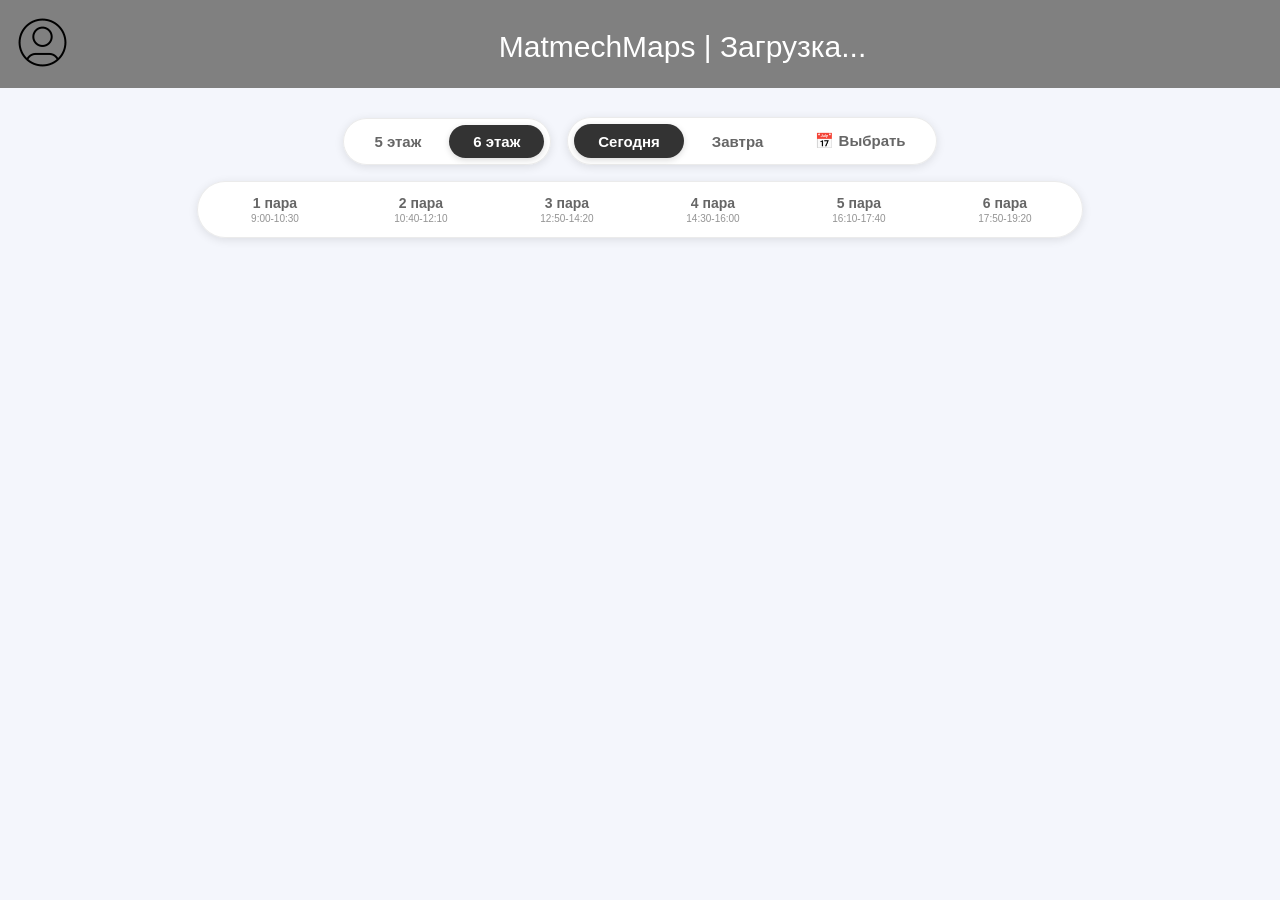
<file: FreeRoom/frontend/index.html>
<!DOCTYPE html>
<html lang="ru">
<head>
    <meta charset="UTF-8">
    <meta http-equiv="refresh" content="0; url=MainPage.html">
    <title>Перенаправление...</title>
</head>
<body>
    <p>Если вы не перенаправлены автоматически, <a href="MainPage.html">нажмите здесь</a>.</p>
</body>
</html>
</file>
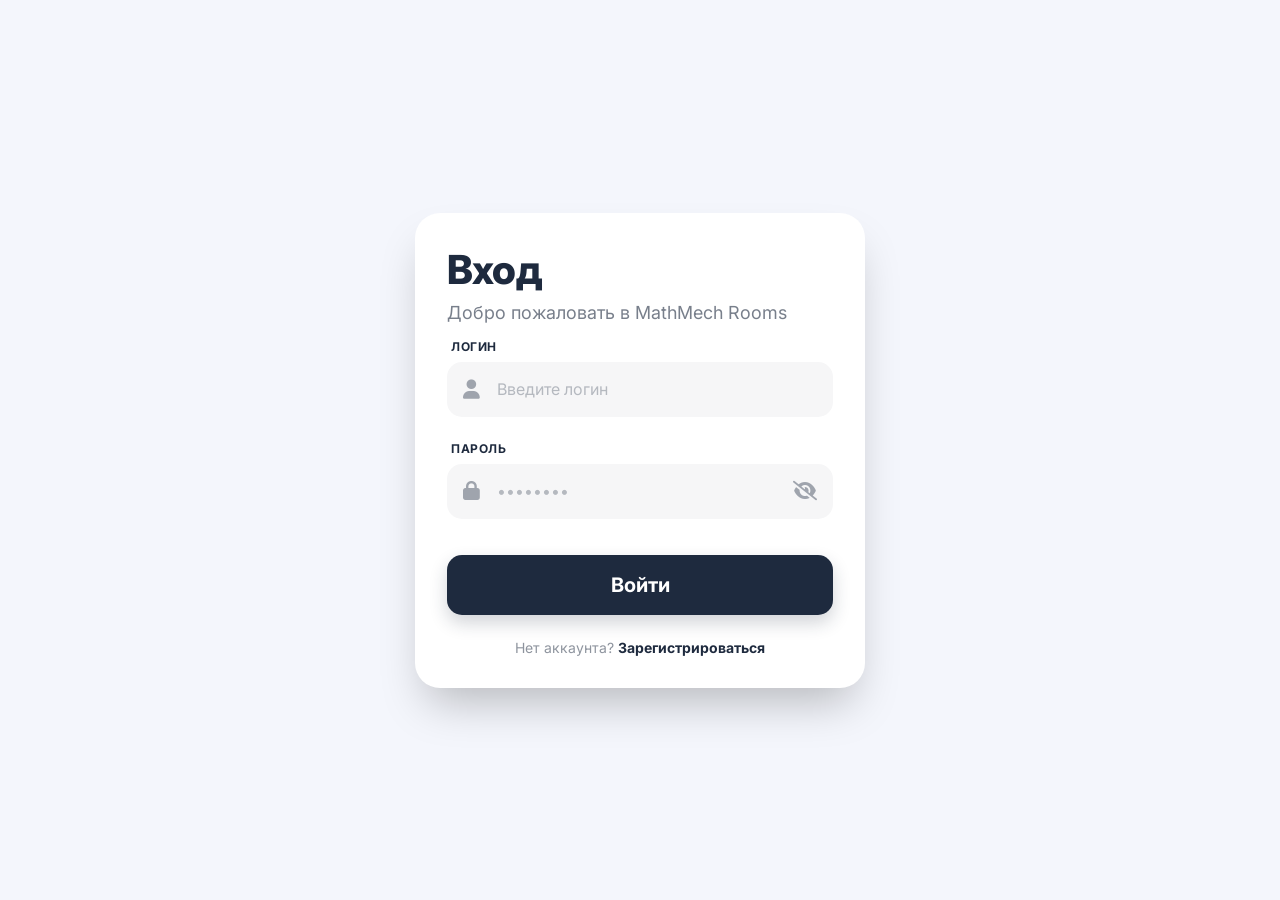
<file:  frontend/Login.html>
<!DOCTYPE html>
<html lang="ru">
<head>
    <meta charset="UTF-8">
    <meta name="viewport" content="width=device-width, initial-scale=1.0, user-scalable=yes">
    <title>MathMech Rooms - Вход</title>
    
    <link href="https://fonts.googleapis.com/css2?family=Inter:opsz,wght@14..32,300;14..32,400;14..32,500;14..32,600;14..32,700;14..32,800&display=swap" rel="stylesheet">
    <link rel="stylesheet" href="https://cdnjs.cloudflare.com/ajax/libs/font-awesome/6.0.0-beta3/css/all.min.css">
    <link rel="stylesheet" href="Log_Reg.css">
</head>
<body>
    <div class="register-card">
        <div class="card-header">
            <h1>Вход</h1>
            <p class="subtitle">Добро пожаловать в MathMech Rooms</p>
        </div>

        <div class="register-form">
            <div id="loginErrorContainer" class="error-alert hidden">
                <i class="fas fa-exclamation-circle"></i>
                <span id="loginErrorText"></span>
            </div>

            <form id="loginForm">
                <div class="space-y-4">
                    <div class="form-group">
                        <label class="input-label">Логин</label>
                        <div class="input-wrapper">
                            <i class="fas fa-user input-icon"></i>
                            <input type="text" id="loginUsername" class="input-field" placeholder="Введите логин" autocomplete="username">
                        </div>
                    </div>

                    <div class="form-group">
                        <label class="input-label">Пароль</label>
                        <div class="input-wrapper">
                            <i class="fas fa-lock input-icon"></i>
                            <input type="password" id="loginPassword" class="input-field" placeholder="••••••••" autocomplete="current-password">
                            <button type="button" class="toggle-password" data-target="loginPassword">
                                <i class="fas fa-eye-slash"></i>
                            </button>
                        </div>
                    </div>
                </div>

                <button type="submit" id="loginSubmitBtn" class="register-btn">Войти</button>

                <div class="login-link">
                    Нет аккаунта? <a id="registerRedirectLink">Зарегистрироваться</a>
                </div>
            </form>
        </div>
    </div>

    <script src="RegScript.js"></script>
</body>
</html>
</file>
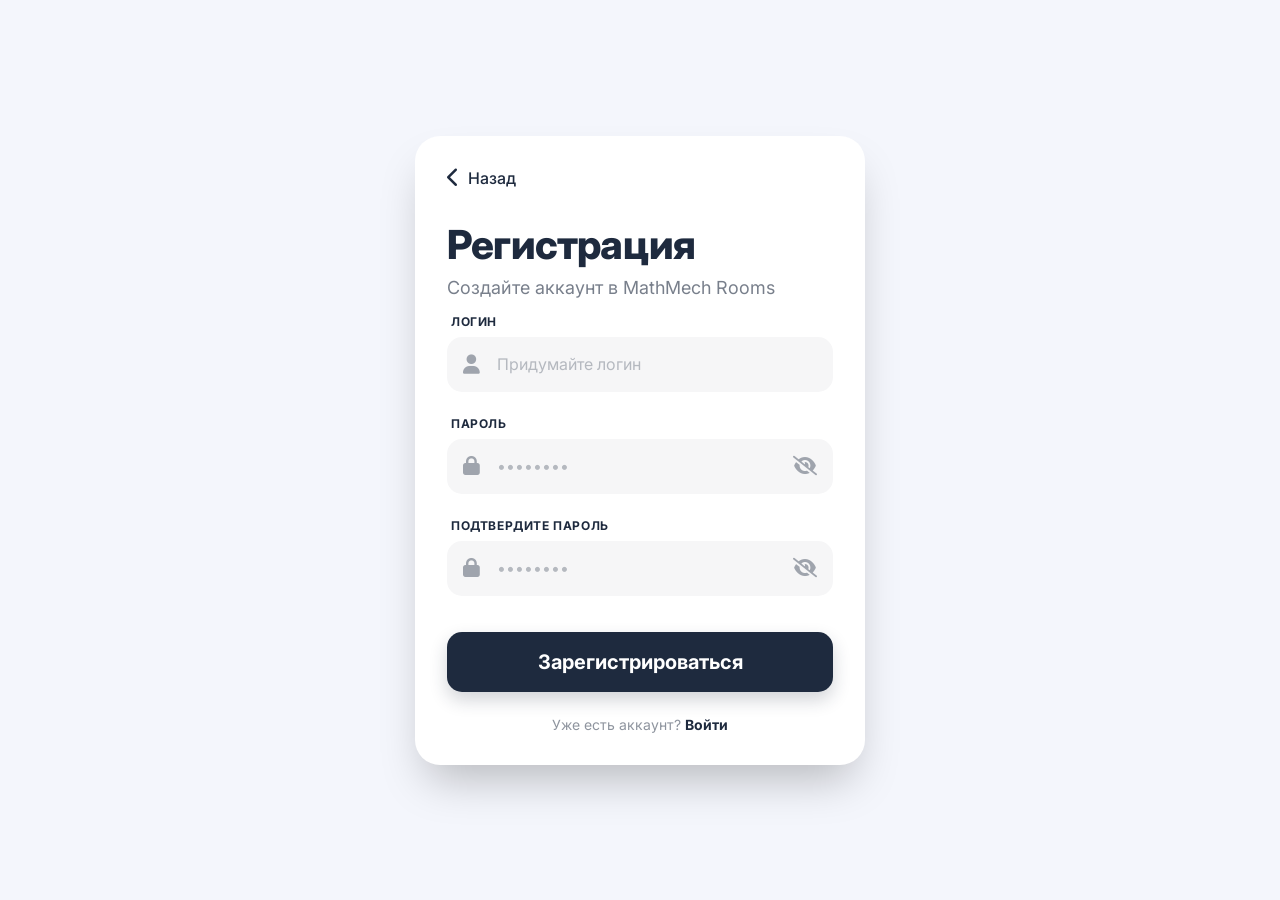
<file:  frontend/Registration.html>
<!DOCTYPE html>
<html lang="ru">

<head>
    <meta charset="UTF-8">
    <meta name="viewport" content="width=device-width, initial-scale=1.0, user-scalable=yes">
    <link rel="stylesheet" href="Log_Reg.css">
    <title>MathMech Rooms - Регистрация</title>
    <link
        href="https://fonts.googleapis.com/css2?family=Inter:opsz,wght@14..32,300;14..32,400;14..32,500;14..32,600;14..32,700;14..32,800&display=swap"
        rel="stylesheet">

    <link rel="stylesheet" href="https://cdnjs.cloudflare.com/ajax/libs/font-awesome/6.0.0-beta3/css/all.min.css">
</head>

<body>
    <div class="register-card">
        <div class="card-header">
            <!-- Back button (simulates navigate to "/login") -->
            <button class="back-button" id="backBtn">
                <i class="fas fa-chevron-left"></i>
                <span>Назад</span>
            </button>
            <h1>Регистрация</h1>
            <p class="subtitle">Создайте аккаунт в MathMech Rooms</p>
        </div>

        <div class="register-form">
            <!-- Dynamic error message container -->
            <div id="errorContainer" class="error-alert hidden">
                <i class="fas fa-exclamation-circle"></i>
                <span id="errorText"></span>
            </div>

            <form id="registerForm">
                <div class="space-y-4">
                    <!-- Username field -->
                    <div class="form-group">
                        <label class="input-label">Логин</label>
                        <div class="input-wrapper">
                            <i class="fas fa-user input-icon"></i>
                            <input type="text" id="username" class="input-field" placeholder="Придумайте логин"
                                autocomplete="username">
                        </div>
                    </div>

                    <!-- Password field -->
                    <div class="form-group">
                        <label class="input-label">Пароль</label>
                        <div class="input-wrapper">
                            <i class="fas fa-lock input-icon"></i>
                            <input type="password" id="password" class="input-field" placeholder="••••••••"
                                autocomplete="new-password">
                            <button type="button" class="toggle-password" data-target="password">
                                <i class="fas fa-eye-slash"></i>
                            </button>
                        </div>
                    </div>

                    <!-- Confirm Password field -->
                    <div class="form-group">
                        <label class="input-label">Подтвердите пароль</label>
                        <div class="input-wrapper">
                            <i class="fas fa-lock input-icon"></i>
                            <input type="password" id="confirmPassword" class="input-field" placeholder="••••••••"
                                autocomplete="off">
                            <button type="button" class="toggle-password" data-target="confirmPassword">
                                <i class="fas fa-eye-slash"></i>
                            </button>
                        </div>
                    </div>
                </div>

                <button type="submit" id="submitBtn" class="register-btn">Зарегистрироваться</button>

                <div class="login-link">
                    Уже есть аккаунт? <a id="loginLink">Войти</a>
                </div>
            </form>
        </div>
    </div>
    <script src="RegScript.js"></script>
</body>

</html>
</file>
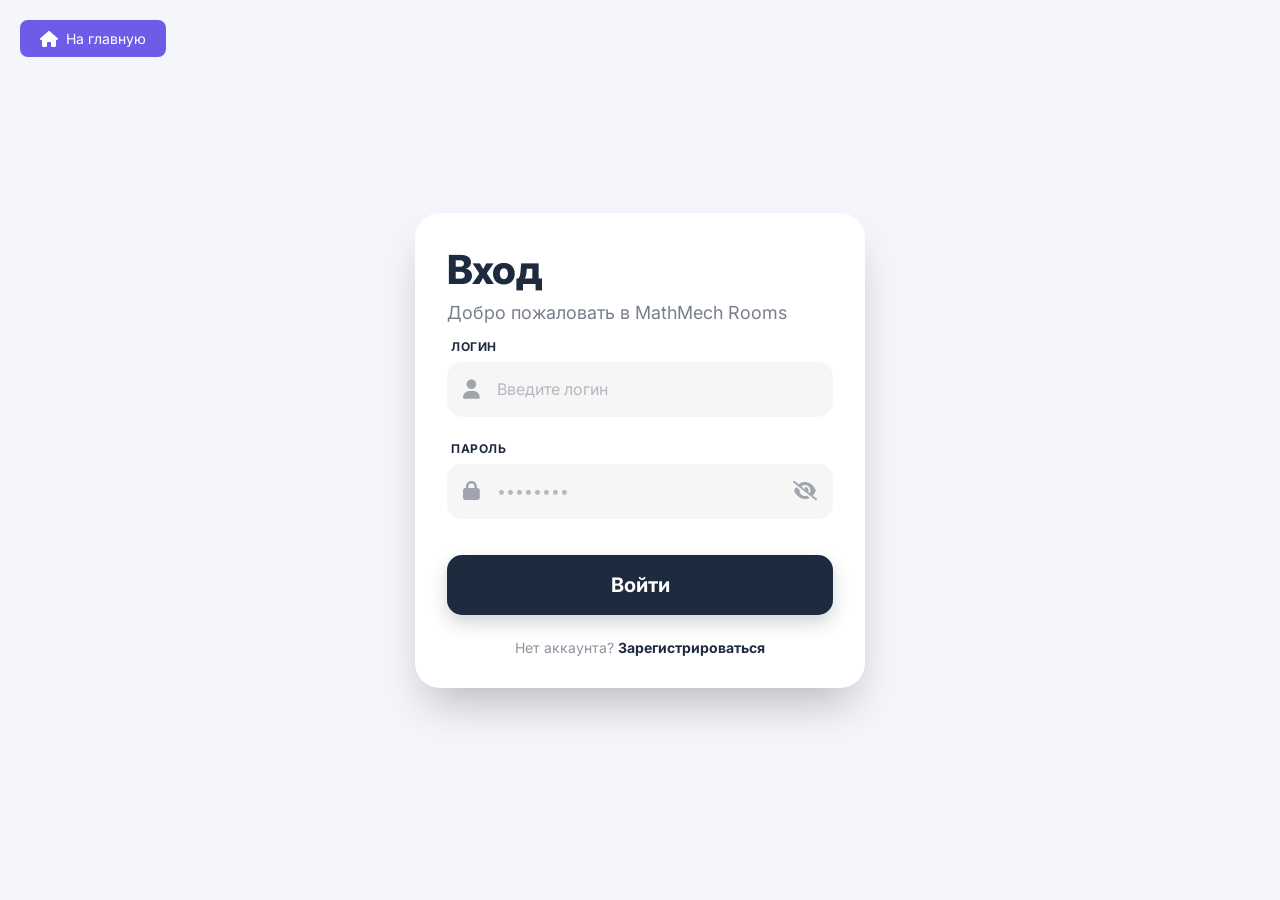
<file: FreeRoom/frontend/admin.html>
<!DOCTYPE html>
<html lang="ru">

<head>
    <meta charset="UTF-8">
    <meta name="viewport" content="width=device-width, initial-scale=1.0">
    <title>Админ-панель - FreeRoom</title>
    <link rel="stylesheet" href="base.css">
    <link rel="stylesheet" href="layout.css">
    <link rel="stylesheet" href="switchers.css">
    <link rel="stylesheet" href="modals.css">
    <link rel="stylesheet" href="responsive.css">
    <link href="https://fonts.googleapis.com/css2?family=Inter:opsz,wght@14..32,300;14..32,400;14..32,500;14..32,600;14..32,700;14..32,800&display=swap"
        rel="stylesheet">
    <link rel="stylesheet" href="https://cdnjs.cloudflare.com/ajax/libs/font-awesome/6.0.0-beta3/css/all.min.css">
    <style>
        .admin-container {
            min-height: 100vh;
            background-color: #f4f6fc;
            padding: 30px 20px;
        }

        .admin-header {
            max-width: 1200px;
            margin: 0 auto 30px;
        }

        .admin-header h1 {
            font-family: 'Inter', sans-serif;
            font-size: 32px;
            font-weight: 700;
            color: #333;
            margin: 0 0 10px 0;
        }

        .admin-header p {
            font-family: 'Inter', sans-serif;
            font-size: 16px;
            color: #666;
        }

        .admin-controls {
            max-width: 1200px;
            margin: 0 auto 20px;
            display: flex;
            gap: 10px;
            flex-wrap: wrap;
        }

        .admin-btn {
            font-family: 'Inter', sans-serif;
            background: #333333;
            color: white;
            border: none;
            border-radius: 12px;
            padding: 12px 24px;
            font-size: 14px;
            font-weight: 600;
            cursor: pointer;
            transition: all 0.2s ease;
        }

        .admin-btn:hover {
            background: #555555;
            transform: translateY(-2px);
        }

        .admin-btn:active {
            transform: translateY(0);
        }

        .admin-btn.logout {
            background: #dc3545;
        }

        .admin-btn.logout:hover {
            background: #c82333;
        }

        .bookings-table-container {
            max-width: 1200px;
            margin: 0 auto;
            background: white;
            border-radius: 16px;
            box-shadow: 0 2px 12px rgba(0, 0, 0, 0.08);
            overflow: hidden;
        }

        .table-header {
            background: #f5f5f5;
            padding: 20px;
            border-bottom: 1px solid #e0e0e0;
        }

        .table-header h2 {
            font-family: 'Inter', sans-serif;
            font-size: 20px;
            font-weight: 600;
            margin: 0;
            color: #333;
        }

        .bookings-table {
            width: 100%;
            border-collapse: collapse;
        }

        .bookings-table thead tr {
            background: #f9f9f9;
            border-bottom: 2px solid #e0e0e0;
        }

        .bookings-table th {
            padding: 16px;
            text-align: left;
            font-family: 'Inter', sans-serif;
            font-weight: 600;
            font-size: 14px;
            color: #333;
            text-transform: uppercase;
            letter-spacing: 0.5px;
        }

        .bookings-table td {
            padding: 16px;
            border-bottom: 1px solid #f0f0f0;
            font-family: 'Inter', sans-serif;
            font-size: 14px;
            color: #555;
        }

        .bookings-table tbody tr:hover {
            background: #fafafa;
        }

        .bookings-table tbody tr:nth-child(odd) {
            background: #fafafa;
        }

        .user-name {
            font-weight: 600;
            color: #333;
        }

        .room-number {
            background: #e8f4f8;
            padding: 4px 8px;
            border-radius: 6px;
            font-weight: 600;
            color: #0066cc;
            display: inline-block;
        }

        .booking-date {
            color: #666;
        }

        .lesson-badge {
            background: #f0f0f0;
            padding: 4px 8px;
            border-radius: 6px;
            font-weight: 500;
            text-align: center;
            min-width: 30px;
        }

        .loading {
            text-align: center;
            padding: 40px 20px;
            font-family: 'Inter', sans-serif;
            color: #666;
            font-size: 16px;
        }

        .loading-spinner {
            display: inline-block;
            width: 30px;
            height: 30px;
            border: 3px solid #f0f0f0;
            border-top: 3px solid #333;
            border-radius: 50%;
            animation: spin 1s linear infinite;
            margin-bottom: 15px;
        }

        @keyframes spin {
            0% { transform: rotate(0deg); }
            100% { transform: rotate(360deg); }
        }

        .no-bookings {
            text-align: center;
            padding: 60px 20px;
            font-family: 'Inter', sans-serif;
            color: #999;
        }

        .no-bookings i {
            font-size: 48px;
            display: block;
            margin-bottom: 15px;
            color: #ddd;
        }

        .stats-container {
            max-width: 1200px;
            margin: 0 auto 30px;
            display: grid;
            grid-template-columns: repeat(auto-fit, minmax(200px, 1fr));
            gap: 20px;
        }

        .stat-card {
            background: white;
            border-radius: 12px;
            padding: 20px;
            box-shadow: 0 2px 8px rgba(0, 0, 0, 0.06);
            text-align: center;
        }

        .stat-value {
            font-family: 'Inter', sans-serif;
            font-size: 32px;
            font-weight: 700;
            color: #333;
            margin-bottom: 5px;
        }

        .stat-label {
            font-family: 'Inter', sans-serif;
            font-size: 13px;
            color: #666;
            text-transform: uppercase;
            letter-spacing: 0.5px;
        }

        .error-message {
            max-width: 1200px;
            margin: 0 auto;
            background: #fee;
            border: 1px solid #fcc;
            color: #c33;
            padding: 15px 20px;
            border-radius: 8px;
            font-family: 'Inter', sans-serif;
            font-size: 14px;
        }

        @media (max-width: 768px) {
            .admin-header h1 {
                font-size: 24px;
            }

            .admin-controls {
                flex-direction: column;
            }

            .admin-btn {
                width: 100%;
            }

            .bookings-table th,
            .bookings-table td {
                padding: 12px 8px;
                font-size: 12px;
            }

            .stat-card {
                padding: 15px;
            }

            .stat-value {
                font-size: 24px;
            }
        }
    </style>
</head>

<body>
    <div class="menu">
        <button id="backBtn" class="modal-btn user-button" title="Вернуться на главную">
            <i class="fas fa-arrow-left" style="font-size: 20px; color: white;"></i>
        </button>
        <a class="menuTime">
            <span>MatmechMaps | Админ-панель</span>
        </a>
        <button id="logoutAdminBtn" class="search-button" title="Выход">
            <i class="fas fa-sign-out-alt" style="font-size: 20px; color: white;"></i>
        </button>
    </div>

    <div class="admin-container">
        <div class="admin-header">
            <h1>Админ-панель</h1>
            <p>Управление всеми бронированиями аудиторий</p>
        </div>

        <div class="admin-controls">
            <button class="admin-btn" id="refreshBtn" onclick="loadAllBookings()">
                <i class="fas fa-sync-alt"></i> Обновить
            </button>
            <button class="admin-btn" id="exportBtn" onclick="exportToCSV()">
                <i class="fas fa-download"></i> Экспортировать CSV
            </button>
        </div>

        <div class="stats-container" id="statsContainer">
            <div class="stat-card">
                <div class="stat-value" id="totalBookings">0</div>
                <div class="stat-label">Всего бронирований</div>
            </div>
            <div class="stat-card">
                <div class="stat-value" id="totalUsers">0</div>
                <div class="stat-label">Уникальных пользователей</div>
            </div>
            <div class="stat-card">
                <div class="stat-value" id="totalRooms">0</div>
                <div class="stat-label">Использовано аудиторий</div>
            </div>
        </div>

        <div class="bookings-table-container">
            <div class="table-header">
                <h2>Все бронирования</h2>
            </div>
            <div id="bookingsContent">
                <div class="loading">
                    <div class="loading-spinner"></div>
                    <p>Загрузка бронирований...</p>
                </div>
            </div>
        </div>
    </div>

    <script>
        // Проверка авторизации
        function checkAdminAccess() {
            const userData = localStorage.getItem('user');
            if (!userData) {
                alert('Пожалуйста, авторизуйтесь');
                window.location.href = 'Login.html';
                return;
            }

            try {
                const user = JSON.parse(userData);
                if (user.login !== 'admin') {
                    alert('У вас нет доступа к админ-панели');
                    window.location.href = 'MainPage.html';
                    return;
                }
            } catch (e) {
                alert('Ошибка при проверке доступа');
                window.location.href = 'MainPage.html';
            }
        }

        // Загрузить все бронирования
        async function loadAllBookings() {
            const userData = localStorage.getItem('user');
            if (!userData) {
                alert('Сессия истекла. Авторизуйтесь заново.');
                window.location.href = 'Login.html';
                return;
            }

            const user = JSON.parse(userData);
            const bookingsContent = document.getElementById('bookingsContent');

            bookingsContent.innerHTML = `
                <div class="loading">
                    <div class="loading-spinner"></div>
                    <p>Загрузка бронирований...</p>
                </div>
            `;

            try {
                const response = await fetch(`http://localhost:5000/api/users/admin/bookings?adminLogin=${user.login}`);
                
                if (!response.ok) {
                    throw new Error('Ошибка загрузки бронирований');
                }

                const bookings = await response.json();

                if (!Array.isArray(bookings) || bookings.length === 0) {
                    bookingsContent.innerHTML = `
                        <div class="no-bookings">
                            <i class="fas fa-inbox"></i>
                            <h3>Нет бронирований</h3>
                            <p>Пока никто не забронировал аудитории</p>
                        </div>
                    `;
                    updateStats([]);
                    return;
                }

                // Сортируем по дате
                bookings.sort((a, b) => new Date(b.date) - new Date(a.date));

                // Создаем таблицу
                let tableHTML = `
                    <table class="bookings-table">
                        <thead>
                            <tr>
                                <th>Пользователь</th>
                                <th>Аудитория</th>
                                <th>Дата</th>
                                <th>Пара</th>
                            </tr>
                        </thead>
                        <tbody>
                `;

                bookings.forEach(booking => {
                    const date = new Date(booking.date);
                    const formattedDate = date.toLocaleDateString('ru-RU', { 
                        year: 'numeric', 
                        month: 'long', 
                        day: 'numeric' 
                    });

                    tableHTML += `
                        <tr>
                            <td><span class="user-name">${booking.userName}</span></td>
                            <td><span class="room-number">${booking.roomNumber}</span></td>
                            <td><span class="booking-date">${formattedDate}</span></td>
                            <td><span class="lesson-badge">${booking.lessonNumber}</span></td>
                        </tr>
                    `;
                });

                tableHTML += `
                        </tbody>
                    </table>
                `;

                bookingsContent.innerHTML = tableHTML;
                updateStats(bookings);
            } catch (error) {
                console.error('Ошибка:', error);
                bookingsContent.innerHTML = `
                    <div class="error-message">
                        <i class="fas fa-exclamation-circle"></i> Ошибка загрузки данных: ${error.message}
                    </div>
                `;
            }
        }

        // Обновить статистику
        function updateStats(bookings) {
            document.getElementById('totalBookings').textContent = bookings.length;

            // Уникальные пользователи
            const uniqueUsers = new Set(bookings.map(b => b.userName)).size;
            document.getElementById('totalUsers').textContent = uniqueUsers;

            // Уникальные комнаты
            const uniqueRooms = new Set(bookings.map(b => b.roomNumber)).size;
            document.getElementById('totalRooms').textContent = uniqueRooms;
        }

        // Экспортировать в CSV
        function exportToCSV() {
            const table = document.querySelector('.bookings-table');
            if (!table) {
                alert('Нет данных для экспорта');
                return;
            }

            let csv = 'Пользователь,Аудитория,Дата,Пара\n';
            
            const rows = table.querySelectorAll('tbody tr');
            rows.forEach(row => {
                const cells = row.querySelectorAll('td');
                const userName = cells[0].textContent;
                const roomNumber = cells[1].textContent;
                const date = cells[2].textContent;
                const lesson = cells[3].textContent;
                
                csv += `"${userName}","${roomNumber}","${date}","${lesson}"\n`;
            });

            // Скачиваем CSV
            const blob = new Blob([csv], { type: 'text/csv;charset=utf-8;' });
            const link = document.createElement('a');
            const url = URL.createObjectURL(blob);
            link.setAttribute('href', url);
            link.setAttribute('download', `bookings_${new Date().toISOString().split('T')[0]}.csv`);
            link.style.visibility = 'hidden';
            document.body.appendChild(link);
            link.click();
            document.body.removeChild(link);
        }

        // Обработчики кнопок
        document.getElementById('backBtn').addEventListener('click', () => {
            window.location.href = 'MainPage.html';
        });

        document.getElementById('logoutAdminBtn').addEventListener('click', () => {
            localStorage.removeItem('user');
            alert('Вы вышли из аккаунта');
            window.location.href = 'MainPage.html';
        });

        // Загруженяем при открытии страницы
        document.addEventListener('DOMContentLoaded', () => {
            checkAdminAccess();
            loadAllBookings();

            // Обновляем каждые 30 секунд
            setInterval(loadAllBookings, 30000);
        });

        // Для браузеров, которые уже загружены
        if (document.readyState !== 'loading') {
            checkAdminAccess();
            loadAllBookings();
            setInterval(loadAllBookings, 30000);
        }
    </script>
</body>

</html>
</file>
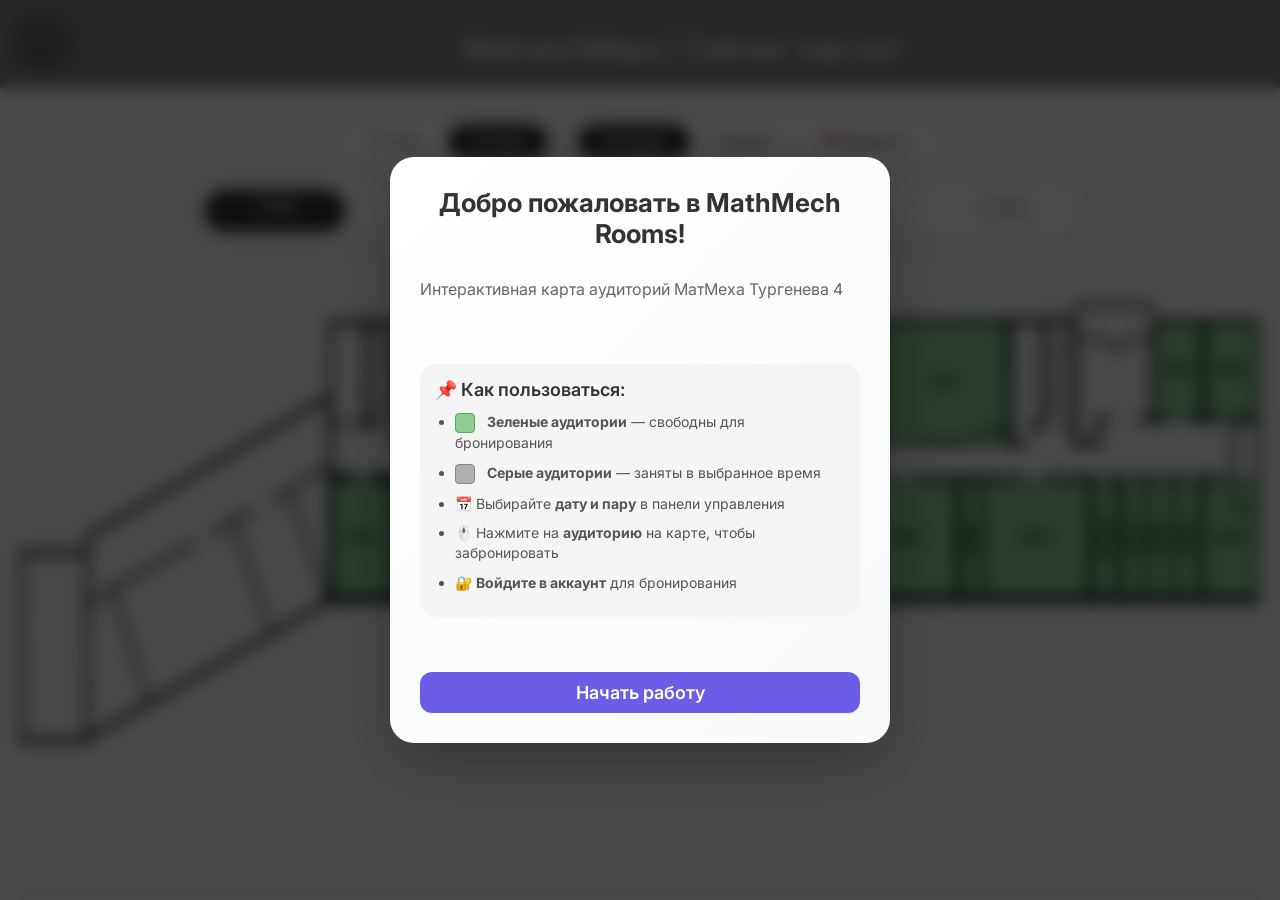
<file: FreeRoom/frontend/MainPage.html>
<!DOCTYPE html>
<html lang="ru">

<head>
    <meta charset="UTF-8">
    <meta name="viewport" content="width=device-width, initial-scale=1.0, user-scalable=yes, viewport-fit=cover">
    <meta http-equiv="Content-Security-Policy"
        content="default-src * 'unsafe-inline' 'unsafe-eval'; connect-src * 'unsafe-inline';">
    <link rel="stylesheet" href="base.css">
    <link rel="stylesheet" href="layout.css">
    <link rel="stylesheet" href="switchers.css">
    <link rel="stylesheet" href="modals.css">
    <link rel="stylesheet" href="responsive.css">

    <title>MathMech Rooms</title>
    <link
        href="https://fonts.googleapis.com/css2?family=Inter:opsz,wght@14..32,300;14..32,400;14..32,500;14..32,600;14..32,700;14..32,800&display=swap"
        rel="stylesheet">

    <link rel="stylesheet" href="https://cdnjs.cloudflare.com/ajax/libs/font-awesome/6.0.0-beta3/css/all.min.css">


</head>

<body>
    <div class="menu">
        <button id="openModalBtn" class="modal-btn user-button">
            <img src="icons/user.png" class="menu-icon user-icon">
        </button>
        <div id="myModal" class="modal modalUser">
            <div class="modal-content user-modal-content">
                <h3 class="modal-title">Вход в аккаунт</h3>
                <div class="auth-buttons">
                    <a href="Login.html" class="login-btn">Вход</a>
                    <a href="Registration.html" class="register-btn">Регистрация</a>
                </div>
            </div>
        </div>
        <a class="menuTime">
            <span>MatmechMaps |&nbsp;</span>
            <div id="current-schedule"> Загрузка...</div>
        </a>
        <button class="search-button">
        </button>
    </div>
    <script src="Modalscript.js"></script>


    <div class="map">
        <div class="controls-wrapper">
            <div class="floor-switcher">
                <button class="floor-btn floor-5" data-floor="5">5 этаж</button>
                <button class="floor-btn floor-6 active" data-floor="6">6 этаж</button>
            </div>

            <div class="date-switcher">
                <button class="date-btn active" data-days="0">Сегодня</button>
                <button class="date-btn" data-days="1">Завтра</button>
                <button class="date-btn date-picker-btn" id="customDateBtn">📅 Выбрать</button>
            </div>

            <div class="pair-switcher">
                <button class="pair-btn" data-pair="1">1 пара<br><span class="pair-time">9:00-10:30</span></button>
                <button class="pair-btn" data-pair="2">2 пара<br><span class="pair-time">10:40-12:10</span></button>
                <button class="pair-btn" data-pair="3">3 пара<br><span class="pair-time">12:50-14:20</span></button>
                <button class="pair-btn" data-pair="4">4 пара<br><span class="pair-time">14:30-16:00</span></button>
                <button class="pair-btn" data-pair="5">5 пара<br><span class="pair-time">16:10-17:40</span></button>
                <button class="pair-btn" data-pair="6">6 пара<br><span class="pair-time">17:50-19:20</span></button>
            </div>
        </div>

        <div id="customDateModal" class="custom-date-modal">
            <div class="custom-date-content">
                <div class="custom-date-header">
                    <h3>Выбрать дату</h3>
                    <button class="close-date-modal">&times;</button>
                </div>
                <input type="date" id="customDateInput" class="custom-date-input">
                <button id="applyCustomDate" class="apply-date-btn">Применить</button>
            </div>
        </div>

        <canvas id="c" class="container map-canvas map-6" height="600px"></canvas>
    </div>


    <div id="myModalRoom" class="modal">
        <div class="modal-content">

            <div class="cabinet">Кабинет 621</div>

            <div class="date-field">
                <label>Дата:</label>
                <input type="date" id="bookingDate" value="">
                <script>
                    const today = new Date();
                    const formattedDate = today.toISOString().split('T')[0];
                    document.getElementById('bookingDate').value = formattedDate;
                </script>
                <span class="weekday">(пн)</span>
            </div>

            <div class="time-field">
                <label>Пара:</label>
                <div class="time-select">
                    <select id="bookingTime">
                        <option value="1">9:00 - 10:30</option>
                        <option value="2">10:40 - 12:10</option>
                        <option value="3">12:50 - 14:20</option>
                        <option value="4">14:30 - 16:00</option>
                        <option value="5">16:10 - 17:40</option>
                        <option value="6">17:50 - 19:20</option>
                    </select>
                </div>
            </div>

            <button class="makeBron">Забронировать</button>
        </div>
    </div>

    <!-- Модальное окно с расписанием на текущий день -->
    <div id="scheduleModal" class="modal schedule-modal">
        <div class="modal-content schedule-content">
            <span class="close-schedule">&times;</span>
            <h2 id="scheduleRoomTitle">Расписание кабинета</h2>
            <div id="scheduleDate" class="schedule-date"></div>
            <div class="schedule-table-container">
                <table class="schedule-table" id="scheduleTable">
                    <thead>
                        <tr>
                            <th>Пара</th>
                            <th>Время</th>
                            <th>Предмет</th>
                            <th>Преподаватель</th>
                            <th>Статус</th>
                        </tr>
                    </thead>
                    <tbody id="scheduleTableBody">
                        <!-- Данные будут загружены динамически -->
                    </tbody>
                </table>
            </div>
        </div>
    </div>

    <!-- Приветственное модальное окно -->
    <div id="welcomeModal" class="modal welcome-modal">
        <div class="modal-content welcome-content">
            <h2>Добро пожаловать в MathMech Rooms!</h2>
            <p>Интерактивная карта аудиторий МатМеха Тургенева 4</p>

            <div class="info-section">
                <h3>📌 Как пользоваться:</h3>
                <ul>
                    <li><span class="color-box free"></span> <strong>Зеленые аудитории</strong> — свободны для
                        бронирования</li>
                    <li><span class="color-box busy"></span> <strong>Серые аудитории</strong> — заняты в выбранное время
                    </li>
                    <li>📅 Выбирайте <strong>дату и пару</strong> в панели управления</li>
                    <li>🖱️ Нажмите на <strong>аудиторию</strong> на карте, чтобы забронировать</li>
                    <li>🔐 <strong>Войдите в аккаунт</strong> для бронирования</li>
                </ul>
            </div>

            <button id="closeWelcomeBtn" class="welcome-start-btn">Начать работу</button>
        </div>
    </div>

    <!-- Скрипт для приветственного окна -->
    <script>
        document.addEventListener('DOMContentLoaded', function () {
            // Проверяем, показывали ли уже приветствие
            const hasSeenWelcome = localStorage.getItem('hasSeenWelcome');

            if (!hasSeenWelcome) {
                // Показываем приветственное окно через небольшую задержку
                setTimeout(function () {
                    const welcomeModal = document.getElementById('welcomeModal');
                    if (welcomeModal) {
                        welcomeModal.classList.add('show');
                        document.body.style.overflow = 'hidden';
                    }
                }, 500);
            }

            // Обработчик закрытия
            const closeWelcome = document.querySelector('.close-welcome');
            const startBtn = document.getElementById('closeWelcomeBtn');

            function closeWelcomeModal() {
                const welcomeModal = document.getElementById('welcomeModal');
                if (welcomeModal) {
                    welcomeModal.classList.remove('show');
                    document.body.style.overflow = 'auto';
                    // Сохраняем в localStorage, что приветствие было показано
                    localStorage.setItem('hasSeenWelcome', 'true');
                }
            }

            if (closeWelcome) {
                closeWelcome.addEventListener('click', closeWelcomeModal);
            }

            if (startBtn) {
                startBtn.addEventListener('click', closeWelcomeModal);
            }

            // Закрытие по клику вне окна
            window.addEventListener('click', function (event) {
                const welcomeModal = document.getElementById('welcomeModal');
                if (event.target === welcomeModal) {
                    closeWelcomeModal();
                }
            });
        });
    </script>
    <script src="map.js" defer></script>
    <script src="time.js" defer></script>
    <script src="timeSwitcher.js" defer></script>
    <script src="booking.js" defer></script>
</body>
</file>
<file:  frontend/Log_Reg.css>
* {
    margin: 0;
    padding: 0;
    box-sizing: border-box;
}

body {
    font-family: 'Inter', sans-serif;
    background-color: #f4f6fc;
    min-height: 100vh;
    display: flex;
    align-items: center;
    justify-content: center;
    padding: 1rem;
}

.register-card {
    width: 100%;
    max-width: 450px;
    background-color: #ffffff;
    border-radius: 25px;
    box-shadow: 0 25px 45px -12px rgba(0, 0, 0, 0.25);
    overflow: hidden;
    transition: all 0.2s ease;
}

.card-header {
    padding: 2rem 2rem 1rem 2rem;
}

.back-button {
    display: inline-flex;
    align-items: center;
    gap: 0.5rem;
    background: none;
    border: none;
    font-size: 1rem;
    font-weight: 500;
    color: #1e2a3e;
    margin-bottom: 2rem;
    cursor: pointer;
    transition: opacity 0.2s;
    font-family: inherit;
}

.back-button i {
    font-size: 1.25rem;
}

.back-button:hover {
    opacity: 0.7;
}

h1 {
    font-size: 2.5rem;
    font-weight: 800;
    letter-spacing: -0.02em;
    color: #1e2a3e;
    margin-bottom: 0.5rem;
}

.subtitle {
    font-size: 1.125rem;
    color: rgba(30, 42, 62, 0.6);
    font-weight: 400;
}

/* form area */
.register-form {
    padding: 0 2rem 2rem 2rem;
}

.form-group {
    margin-bottom: 1.5rem;
}

.input-label {
    display: block;
    font-weight: 700;
    font-size: 0.75rem;
    letter-spacing: 0.05em;
    text-transform: uppercase;
    color: #1e2a3e;
    margin-bottom: 0.5rem;
    margin-left: 0.25rem;
}

.input-wrapper {
    position: relative;
}

.input-icon {
    position: absolute;
    left: 1rem;
    top: 50%;
    transform: translateY(-50%);
    color: rgba(30, 42, 62, 0.4);
    transition: color 0.2s;
    pointer-events: none;
    font-size: 1.2rem;
}

.input-field {
    width: 100%;
    height: 55px;
    background-color: rgba(30, 42, 62, 0.04);
    border: 2px solid transparent;
    border-radius: 15px;
    padding: 0 1rem 0 3rem;
    font-size: 1rem;
    font-family: 'Inter', sans-serif;
    transition: all 0.2s;
    color: #1e2a3e;
    font-weight: 500;
}

.input-field:focus {
    outline: none;
    background-color: #ffffff;
    border-color: rgba(30, 42, 62, 0.15);
}

.input-field::placeholder {
    color: rgba(30, 42, 62, 0.3);
    font-weight: 400;
}

/* password toggle button */
.toggle-password {
    position: absolute;
    right: 1rem;
    top: 50%;
    transform: translateY(-50%);
    background: none;
    border: none;
    color: rgba(30, 42, 62, 0.4);
    cursor: pointer;
    font-size: 1.2rem;
    transition: color 0.2s;
    display: flex;
    align-items: center;
    justify-content: center;
}

.toggle-password:hover {
    color: #1e2a3e;
}

/* error alert */
.error-alert {
    display: flex;
    align-items: center;
    gap: 0.75rem;
    background-color: #ffefef;
    border: 1px solid #ffcdcd;
    border-radius: 12px;
    padding: 0.9rem 1rem;
    margin-bottom: 1.5rem;
    color: #c2410c;
}

.error-alert i {
    font-size: 1.2rem;
    flex-shrink: 0;
}

.error-alert span {
    font-size: 0.875rem;
    font-weight: 500;
    line-height: 1.4;
}

.hidden {
    display: none;
}

/* register button */
.register-btn {
    width: 100%;
    height: 60px;
    background-color: #1e2a3e;
    color: white;
    border: none;
    border-radius: 15px;
    font-size: 1.25rem;
    font-weight: 700;
    font-family: 'Inter', sans-serif;
    box-shadow: 0 8px 18px rgba(30, 42, 62, 0.2);
    cursor: pointer;
    transition: transform 0.15s, opacity 0.2s;
    margin-top: 0.75rem;
    margin-bottom: 1.5rem;
}

.register-btn:active {
    transform: scale(0.98);
}

.register-btn:disabled {
    opacity: 0.6;
    cursor: not-allowed;
    transform: none;
}

/* footer link */
.login-link {
    text-align: center;
    font-size: 0.875rem;
    color: rgba(30, 42, 62, 0.5);
}

.login-link a {
    color: #1e2a3e;
    font-weight: 700;
    text-decoration: none;
    cursor: pointer;
}

.login-link a:hover {
    text-decoration: underline;
}

/* spacing */
.space-y-4>*+* {
    margin-top: 1rem;
}

/* responsive */
@media (max-width: 480px) {
    .card-header {
        padding: 1.5rem 1.5rem 0.75rem 1.5rem;
    }

    .register-form {
        padding: 0 1.5rem 1.8rem 1.5rem;
    }

    h1 {
        font-size: 2rem;
    }

    .subtitle {
        font-size: 1rem;
    }
}
</file>
<file: FreeRoom/frontend/base.css>
body {
    font-family: 'Inter', sans-serif;
    background-color: #f4f6fc;
    min-height: 100vh;
    display: flex;
    padding: 0;
    margin: 0;
    flex-direction: column;
}

button {
    background: none;
    border: none;
    cursor: pointer;
}

button:active {
    transform: scale(0.95);
}

@keyframes fadeIn {
    from {
        opacity: 0;
    }

    to {
        opacity: 1;
    }
}

@keyframes slideIn {
    from {
        transform: translateY(-50px);
        opacity: 0;
    }

    to {
        transform: translateY(0);
        opacity: 1;
    }
}

html,
body {
    max-width: 100%;
    overflow-x: hidden;
    position: relative;
}

* {
    margin: 0;
    padding: 0;
    box-sizing: border-box;
}
</file>
<file: FreeRoom/frontend/layout.css>
.menu {
    width: 100%;
    display: flex;
    justify-content: space-between;
    background-color: grey;
    position: relative;
    z-index: 200;
}

.controls-wrapper {
    display: flex;
    flex-direction: row;
    justify-content: center;
    align-items: center;
    gap: 16px;
    flex-wrap: wrap;
    padding: 20px 20px 0 20px;
    background: transparent;
    margin-top: 1vh;
}

.menuTime {
    margin-top: 30px;
    font-size: 30px;
    color: white;
    display: flex;
    flex-direction: row;
}

.menu-icon {
    width: 55px;
    margin: 15px;
}

.map {
    display: flex;
    justify-content: center;
    flex-direction: column;
    width: 100%;
}

.map-canvas {
    padding: 20px;
    margin-top: 5vh;
}

.controls-wrapper>* {
    pointer-events: auto;
}
</file>
<file: FreeRoom/frontend/switchers.css>
.floor-switcher,
.date-switcher,
.pair-switcher {
    display: flex;
    background: rgba(255, 255, 255, 0.95);
    backdrop-filter: blur(10px);
    border-radius: 60px;
    padding: 6px;
    gap: 4px;
    box-shadow: 0 2px 10px rgba(0, 0, 0, 0.1);
    border: 1px solid rgba(0, 0, 0, 0.08);
}

.floor-btn,
.date-btn,
.pair-btn {
    font-family: 'Inter', sans-serif;
    font-weight: 600;
    border: none;
    border-radius: 50px;
    cursor: pointer;
    transition: all 0.2s ease;
    background: transparent;
    color: #666;
    text-align: center;
}

.floor-btn,
.date-btn {
    padding: 8px 24px;
    font-size: 15px;
}

.pair-btn {
    padding: 6px 16px;
    font-size: 14px;
    line-height: 1.3;
}

.pair-btn .pair-time {
    font-size: 10px;
    font-weight: 400;
    display: block;
    opacity: 0.7;
}

.floor-btn.active,
.date-btn.active,
.pair-btn.active {
    background: #333333;
    color: white;
    box-shadow: 0 2px 6px rgba(0, 0, 0, 0.15);
}

.pair-btn.active .pair-time {
    opacity: 0.9;
}

.floor-btn:not(.active):hover,
.date-btn:not(.active):hover,
.pair-btn:not(.active):hover {
    background: #e0e0e0;
    color: #333;
}

.date-picker-btn {
    display: flex;
    align-items: center;
    gap: 6px;
}

.pair-switcher {
    flex-wrap: nowrap;
    overflow-x: auto;
    max-width: calc(100vw - 40px);
    -webkit-overflow-scrolling: touch;
    scrollbar-width: thin;
}

.pair-switcher::-webkit-scrollbar {
    height: 3px;
}

.pair-switcher::-webkit-scrollbar-track {
    background: rgba(0, 0, 0, 0.05);
    border-radius: 3px;
}

.pair-switcher::-webkit-scrollbar-thumb {
    background: rgba(0, 0, 0, 0.2);
    border-radius: 3px;
}
</file>
<file: FreeRoom/frontend/modals.css>
.modal {
    display: none;
    position: fixed;
    z-index: 1000;
    left: 0;
    top: 0;
    width: 100%;
    height: 100%;
    background-color: rgba(0, 0, 0, 0.5);
    backdrop-filter: blur(5px);
}

.modal-content {
    background-color: #fefefe;
    display: flex;
    flex-direction: column;
    justify-content: flex-start;
    align-items: flex-start;
    margin: 5% auto;
    padding: 2%;
    width: 90%;
    gap: 20px;
    max-width: 500px;
    border-radius: 12px;
    box-shadow: 0 5px 30px rgba(0, 0, 0, 0.3);
    position: relative;
}

.modalIcon {
    height: 30px;
}

.modal-content button {
    display: flex;
    align-items: center;
    gap: 12px;
    font-size: 18px;
    padding: 10px 20px;
    width: 100%;
    border-radius: 12px;
    transition: background 0.2s;
}

.modal-content button:hover {
    background: #f0f0f0;
}

#myModalRoom .modal-content {
    position: fixed;
    width: 320px;
    min-height: 380px;
    left: 50%;
    top: 50%;
    transform: translate(-50%, -50%);
    margin: 0;
    padding: 25px 20px;
    background: #FFFFFF;
    border: 2px solid #000000;
    border-radius: 30px;
    display: flex;
    flex-direction: column;
    align-items: flex-start;
    gap: 18px;
    box-shadow: none;
}

#myModalRoom {
    background-color: rgba(0, 0, 0, 0.5);
}

#myModalRoom .close {
    position: absolute;
    top: 15px;
    right: 20px;
    font-size: 28px;
    font-weight: bold;
    color: #000;
    cursor: pointer;
    transition: 0.2s;
    z-index: 10;
}

#myModalRoom .close:hover {
    color: #666;
}

#myModalRoom .cabinet {
    font-family: 'Inter', sans-serif;
    font-weight: 700;
    font-size: 28px;
    text-align: center;
    width: 100%;
    color: #000000;
    margin: 0 0 10px 0;
}

.date-field,
.time-field {
    width: 100%;
    display: flex;
    flex-direction: column;
    gap: 8px;
}

.date-field label,
.time-field label {
    font-family: 'Inter', sans-serif;
    font-weight: 500;
    font-size: 14px;
    color: #666;
}

.date-field input,
.time-field select {
    width: 90%;
    padding: 12px 15px;
    font-family: 'Inter', sans-serif;
    font-size: 16px;
    border: 1.5px solid #e0e0e0;
    border-radius: 12px;
    background: #f8f8f8;
    cursor: pointer;
    transition: all 0.2s;
}

.date-field input:focus,
.time-field select:focus {
    outline: none;
    border-color: #000;
    background: #fff;
}

.weekday {
    font-family: 'Inter', sans-serif;
    font-size: 13px;
    color: #888;
    margin-top: 5px;
    display: inline-block;
}

.time-field select {
    width: 100%;
}

#myModalRoom .makeBron {
    width: 100%;
    background: #000000;
    border: none;
    border-radius: 30px;
    font-family: 'Inter', sans-serif;
    font-weight: 600;
    font-size: 18px;
    text-align: center;
    color: #FFFFFF;
    padding: 14px 20px;
    cursor: pointer;
    transition: all 0.2s ease;
    margin-top: 15px;
    display: flex;
    justify-content: center;
}

#myModalRoom .makeBron:hover {
    background: #333333;
    transform: scale(1.02);
}

#myModalRoom .makeBron:active {
    transform: scale(0.98);
}

.custom-date-modal {
    display: none;
    position: fixed;
    z-index: 1001;
    left: 0;
    top: 0;
    width: 100%;
    height: 100%;
    background-color: rgba(0, 0, 0, 0.5);
    backdrop-filter: blur(5px);
    align-items: center;
    justify-content: center;
}

.custom-date-modal.show {
    display: flex;
}

.custom-date-content {
    background: white;
    border-radius: 30px;
    padding: 25px;
    width: 300px;
    text-align: center;
    border: 2px solid #000;
}

.custom-date-header {
    display: flex;
    justify-content: space-between;
    align-items: center;
    margin-bottom: 20px;
}

.custom-date-header h3 {
    font-family: 'Inter', sans-serif;
    font-size: 20px;
    font-weight: 600;
    margin: 0;
}

.close-date-modal {
    background: none;
    border: none;
    font-size: 28px;
    cursor: pointer;
    color: #aaa;
    transition: color 0.2s;
}

.close-date-modal:hover {
    color: #000;
}

.custom-date-input {
    width: 90%;
    padding: 12px 15px;
    font-family: 'Inter', sans-serif;
    font-size: 16px;
    border: 1.5px solid #e0e0e0;
    border-radius: 12px;
    background: #f8f8f8;
    margin-bottom: 20px;
    cursor: pointer;
}

.custom-date-input:focus {
    outline: none;
    border-color: #000;
    background: #fff;
}

.apply-date-btn {
    width: 100%;
    background: #000000;
    border: none;
    border-radius: 30px;
    font-family: 'Inter', sans-serif;
    font-weight: 600;
    font-size: 16px;
    color: #FFFFFF;
    padding: 12px 20px;
    cursor: pointer;
    transition: all 0.2s ease;
}

.apply-date-btn:hover {
    background: #333333;
    transform: scale(1.02);
}

.schedule-modal .modal-content {
    max-width: 900px;
    width: 90%;
    min-width: 320px;
}

.schedule-content {
    max-height: 85vh;
    overflow-y: auto;
    padding: 30px 25px;
}

.schedule-content h2 {
    font-family: 'Inter', sans-serif;
    font-size: 28px;
    font-weight: 700;
    margin: 0 0 15px 0;
    text-align: center;
}

.schedule-date {
    text-align: center;
    font-size: 23px;
    font-weight: 500;
    color: #555;
    margin-bottom: 25px;
    padding: 10px;
    background: #f5f5f5;
    border-radius: 12px;
}

.viewScheduleBtn {
    display: flex;
    justify-content: center;
}

.schedule-table-container {
    overflow-x: auto;
    margin: 0 -5px;
    padding: 0 5px;
}

.schedule-table {
    width: 100%;
    border-collapse: collapse;
    font-family: 'Inter', sans-serif;
    font-size: 15px;
    min-width: 500px;
}

.schedule-table th,
.schedule-table td {
    border: 1px solid #ddd;
    padding: 14px 12px;
    text-align: left;
    vertical-align: middle;
}

.schedule-table th {
    background: #f5f5f5;
    font-weight: 700;
    font-size: 15px;
    position: sticky;
    top: 0;
}

.schedule-table td.busy {
    background: rgba(128, 128, 128, 0.1);
}

.schedule-table td.free {
    background: rgba(76, 175, 80, 0.08);
}

.pair-number {
    font-weight: 700;
    text-align: center;
    width: 70px;
    font-size: 16px;
}

.pair-time {
    color: #666;
    font-size: 13px;
    white-space: nowrap;
    width: 110px;
}

.subject-name {
    font-weight: 600;
    font-size: 15px;
}

.teacher-name {
    color: #555;
    font-size: 14px;
}

.status-badge {
    display: inline-block;
    padding: 5px 12px;
    border-radius: 20px;
    font-size: 13px;
    font-weight: 500;
    text-align: center;
}

.status-busy {
    background: rgba(128, 128, 128, 0.2);
    color: #555;
}

.status-free {
    background: rgba(76, 175, 175, 0.2);
    color: #2e7d32;
}

.close-schedule {
    display: none;
}

.modalUser {
    position: fixed;
    z-index: 1000;
    left: 0;
    top: 0;
    width: 100%;
    height: 100%;
    background-color: rgba(0, 0, 0, 0.3);
    backdrop-filter: blur(3px);
}

.modalUser .modal-content {
    position: fixed;
    left: 20px;
    top: 80px;
    margin: 0;
    width: 280px;
    max-width: 90%;
    padding: 20px;
    border-radius: 16px;
    box-shadow: 0 10px 40px rgba(0, 0, 0, 0.2);
    border: 1px solid #e0e0e0;
}

.user-modal-content {
    display: flex;
    flex-direction: column;
    align-items: stretch;
    gap: 15px;
}

.modal-title {
    font-family: 'Inter', sans-serif;
    font-size: 18px;
    font-weight: 600;
    color: #333;
    margin: 0 0 5px 0;
    text-align: center;
}

.auth-buttons {
    display: flex;
    flex-direction: column;
    gap: 10px;
}

.login-btn,
.register-btn {
    display: block;
    text-align: center;
    text-decoration: none;
    width: 100%;
    padding: 12px;
    font-family: 'Inter', sans-serif;
    font-size: 16px;
    font-weight: 500;
    border-radius: 30px;
    cursor: pointer;
    transition: all 0.2s ease;
    box-sizing: border-box;
}

.login-btn {
    background: #333333;
    color: white;
    border: none;
}

.register-btn {
    background: white;
    color: #333333;
    border: 1.5px solid #333333;
}

.guest-btn {
    font-family: 'Inter', sans-serif;
    font-size: 14px;
    color: #888;
    text-decoration: none;
    cursor: pointer;
}

.login-btn:hover,
.register-btn:hover,
.guest-btn:hover {
    transform: scale(1.03);
}

.login-btn:hover {
    background: #333333;
    color: white;
}

.register-btn:hover {
    background: white;
    color: #333333;
    border: 1.5px solid #333333;
}

.guest-btn:hover {
    color: #888;
}

#logoutBtn {
    text-align: center;
    justify-content: center;
    display: flex;
    width: 100%;
}

#logoutBtn:hover {
    background: #c0392b;
    color: white;
}

.welcome-modal {
    display: none;
    position: fixed;
    z-index: 2000;
    left: 0;
    top: 0;
    width: 100%;
    height: 100%;
    background-color: rgba(0, 0, 0, 0.7);
    backdrop-filter: blur(8px);
    align-items: center;
    justify-content: center;
}

.welcome-modal.show {
    display: flex;
}

.welcome-content {
    max-width: 500px;
    width: 90%;
    background: linear-gradient(135deg, #fff 0%, #f8f9fa 100%);
    border-radius: 24px;
    padding: 30px;
    text-align: center;
    position: relative;
    animation: slideIn 0.4s ease;
    border: none;
    box-shadow: 0 20px 60px rgba(0, 0, 0, 0.3);
}

.close-welcome {
    position: absolute;
    top: 15px;
    right: 20px;
    font-size: 28px;
    font-weight: bold;
    color: #999;
    cursor: pointer;
    transition: 0.2s;
    background: none;
    border: none;
}

.close-welcome:hover {
    color: #333;
}

.welcome-icon {
    font-size: 60px;
    color: #6c5ce7;
    margin-bottom: 15px;
}

.welcome-content h2 {
    font-family: 'Inter', sans-serif;
    font-size: 26px;
    font-weight: 700;
    margin: 0 0 10px 0;
    color: #333;
}

.welcome-content>p {
    font-family: 'Inter', sans-serif;
    font-size: 16px;
    color: #666;
    margin-bottom: 25px;
}

.info-section {
    text-align: left;
    margin: 20px 0;
    padding: 15px;
    background: #f5f5f5;
    border-radius: 16px;
}

.info-section h3 {
    font-family: 'Inter', sans-serif;
    font-size: 18px;
    font-weight: 600;
    margin: 0 0 12px 0;
    color: #333;
}

.info-section ul {
    margin: 0;
    padding-left: 20px;
}

.info-section li {
    font-family: 'Inter', sans-serif;
    font-size: 14px;
    color: #555;
    margin: 10px 0;
    line-height: 1.4;
}

.color-box {
    display: inline-block;
    width: 20px;
    height: 20px;
    border-radius: 4px;
    margin-right: 8px;
    vertical-align: middle;
}

.color-box.free {
    background-color: rgba(76, 175, 80, 0.6);
    border: 1px solid #4caf50;
}

.color-box.busy {
    background-color: rgba(128, 128, 128, 0.6);
    border: 1px solid #888;
}

.schedule-info {
    display: grid;
    grid-template-columns: repeat(2, 1fr);
    gap: 8px;
}

.schedule-info div {
    font-family: 'Inter', sans-serif;
    font-size: 13px;
    color: #555;
    padding: 5px 0;
}

.welcome-start-btn {
    width: 100%;
    background: #6c5ce7;
    border: none;
    border-radius: 40px;
    font-family: 'Inter', sans-serif;
    font-weight: 600;
    font-size: 16px;
    color: white;
    padding: 14px 20px;
    cursor: pointer;
    transition: all 0.3s ease;
    margin-top: 15px;
    display: flex;
    justify-content: center;
}

.welcome-start-btn:hover {
    background: #5b4bc4;
    transform: translateY(-2px);
    box-shadow: 0 5px 15px rgba(108, 92, 231, 0.3);
}

.welcome-start-btn:active {
    transform: translateY(0);
}

.modal .close-mobile {
    display: none;
    position: absolute;
    top: 10px;
    right: 10px;
    width: 40px;
    height: 40px;
    background: rgba(0, 0, 0, 0.5);
    border-radius: 50%;
    color: white;
    font-size: 24px;
    align-items: center;
    justify-content: center;
    cursor: pointer;
    z-index: 1001;
    backdrop-filter: blur(5px);
}

.modal .close-mobile i {
    font-size: 20px;
}

#myModalRoom .close,
#scheduleModal .close-schedule {
    transition: 0.2s;
}

.welcome-modal .close-mobile {
    position: absolute;
    top: 15px;
    right: 15px;
    width: 40px;
    height: 40px;
    background: rgba(0, 0, 0, 0.1);
    border-radius: 50%;
    display: flex;
    align-items: center;
    justify-content: center;
    cursor: pointer;
    z-index: 1001;
    border: none;
    font-size: 20px;
    color: #666;
    transition: all 0.2s;
}

.welcome-modal .close-mobile:hover {
    background: rgba(0, 0, 0, 0.2);
    color: #333;
}
</file>
<file: FreeRoom/frontend/responsive.css>
@media (max-width: 600px) {
    .welcome-content {
        padding: 20px;
        max-width: 95%;
    }

    .welcome-content h2 {
        font-size: 22px;
    }

    .schedule-info {
        grid-template-columns: 1fr;
        gap: 4px;
    }

    .info-section {
        padding: 12px;
        margin: 15px 0;
    }
}

@media (max-width: 600px) {
    .modalUser .modal-content {
        left: 10px;
        top: 70px;
        width: 260px;
        padding: 16px;
    }

    .login-btn,
    .register-btn {
        padding: 10px;
        font-size: 14px;
    }

    .modal-title {
        font-size: 16px;
    }

    .schedule-table th,
    .schedule-table td {
        padding: 8px 6px;
        font-size: 12px;
    }

    .schedule-content h2 {
        font-size: 18px;
    }
}

@media (max-width: 900px) {
    .controls-wrapper {
        gap: 10px;
        padding: 10px 16px;
    }

    .floor-btn,
    .date-btn {
        padding: 6px 18px;
        font-size: 14px;
    }

    .pair-btn {
        padding: 5px 14px;
        font-size: 12px;
    }

    .pair-btn .pair-time {
        font-size: 9px;
    }

    .container {
        margin-top: 160px;
    }
}

@media (max-width: 768px) {
    .controls-wrapper {
        top: 10px;
        gap: 8px;
    }

    .floor-btn,
    .date-btn {
        padding: 5px 16px;
        font-size: 13px;
    }

    .floor-switcher,
    .date-switcher {
        padding: 4px;
    }

    .pair-switcher {
        padding: 4px;
        gap: 3px;
    }

    .pair-btn {
        padding: 4px 12px;
        font-size: 11px;
    }

    .container {
        margin-top: 170px;
    }
}

@media (max-width: 600px) {
    .controls-wrapper {
        flex-direction: row;
        flex-wrap: wrap;
        justify-content: center;
        gap: 8px;
    }

    .pair-btn .pair-time {
        display: none;
    }

    .pair-btn {
        padding: 6px 14px;
        font-size: 13px;
    }

    .container {
        margin-top: 180px;
    }

    #myModalRoom .modal-content {
        width: 90%;
        min-height: auto;
        padding: 20px;
    }

    #myModalRoom .cabinet {
        font-size: 24px;
    }
}

@media (max-width: 480px) {

    .floor-btn,
    .date-btn {
        padding: 5px 14px;
        font-size: 12px;
    }

    .container {
        margin-top: 190px;
    }
}

@media (max-width: 768px) {
    .modal .close-mobile {
        display: flex;
    }

    #myModalRoom .close,
    #scheduleModal .close-schedule {
        display: none;
    }

    .menu .menuTime {
        margin-top: 15px;
        font-size: 20px;
        width: 100%;
        text-align: center;
        justify-content: center;
    }

    .menu .menuTime span:first-child {
        display: none;
    }

    .menu {
        flex-direction: row;
        justify-content: space-between;
        align-items: center;
        padding: 5px 10px;
        min-height: 60px;
    }

    .user-button {
        order: 1;
    }

    .menuTime {
        order: 2;
        margin-top: 0;
        font-size: 18px;
        flex: 1;
        justify-content: center;
    }

    .search-button {
        order: 3;
        width: 40px;
        visibility: hidden;
    }

    .map-canvas {
        padding: 0;
        display: flex;
        justify-content: center;
        overflow-x: auto;
        -webkit-overflow-scrolling: touch;
    }

    .map {
        overflow-x: auto;
        width: 100%;
    }

    .controls-wrapper {
        gap: 8px;
        padding: 8px 12px;
        flex-wrap: wrap;
    }

    .floor-switcher,
    .date-switcher,
    .pair-switcher {
        padding: 4px;
        gap: 3px;
    }

    .floor-btn,
    .date-btn {
        padding: 6px 12px;
        font-size: 12px;
    }

    .pair-btn {
        padding: 4px 10px;
        font-size: 11px;
    }
}

@media (max-width: 480px) {
    .menu .menuTime {
        font-size: 16px;
    }

    .controls-wrapper {
        gap: 6px;
        padding: 6px 10px;
    }

    .floor-btn,
    .date-btn {
        padding: 4px 10px;
        font-size: 11px;
    }

    .pair-btn {
        padding: 3px 8px;
        font-size: 10px;
    }

    #myModalRoom .modal-content {
        width: 95%;
        max-width: 95%;
        padding: 20px 15px;
        border-radius: 20px;
    }

    .schedule-modal .modal-content {
        width: 95%;
        max-width: 95%;
        padding: 15px;
    }

    .schedule-content {
        padding: 15px;
    }

    .schedule-table th,
    .schedule-table td {
        padding: 6px 4px;
        font-size: 11px;
    }
}

@media (max-width: 768px) {
    .menu-icon.user-icon {
        width: 35px !important;
        height: 35px !important;
        margin: 8px !important;
    }

    .menu {
        min-height: 55px;
        padding: 5px 8px;
    }

    .map-canvas {
        height: 80vh !important;
        padding: 10px;
        margin-top: 0;
        display: flex;
        justify-content: center;
        align-items: center;
    }

    canvas {
        width: auto !important;
        height: 1200px !important;
        object-fit: cover;
        image-rendering: crisp-edges;
        image-rendering: -webkit-optimize-contrast;
        image-rendering: pixelated;
        image-rendering: high-quality;
    }

    .map {
        width: 100%;
        height: auto;
        flex: 1;
    }

    body {
        height: 100vh;
        overflow: hidden;
    }

    .map {
        overflow-y: auto;
        overflow-x: hidden;
    }
}

@media (max-width: 480px) {
    .menu-icon.user-icon {
        width: 30px !important;
        height: 30px !important;
        margin: 6px !important;
    }

    .map-canvas {
        height: 75vh !important;
        padding: 5px;
    }

    canvas {
        max-height: 75vh;
    }
}

@media (max-width: 768px) {
    .welcome-content {
        max-width: 90%;
        padding: 20px 15px;
        margin: 20px;
        position: relative;
    }

    .welcome-content h2 {
        font-size: 20px;
        margin-top: 10px;
    }

    .welcome-content>p {
        font-size: 14px;
    }

    .info-section {
        padding: 10px;
        margin: 10px 0;
    }

    .info-section h3 {
        font-size: 16px;
    }

    .info-section li {
        font-size: 12px;
        margin: 6px 0;
    }
}
</file>
